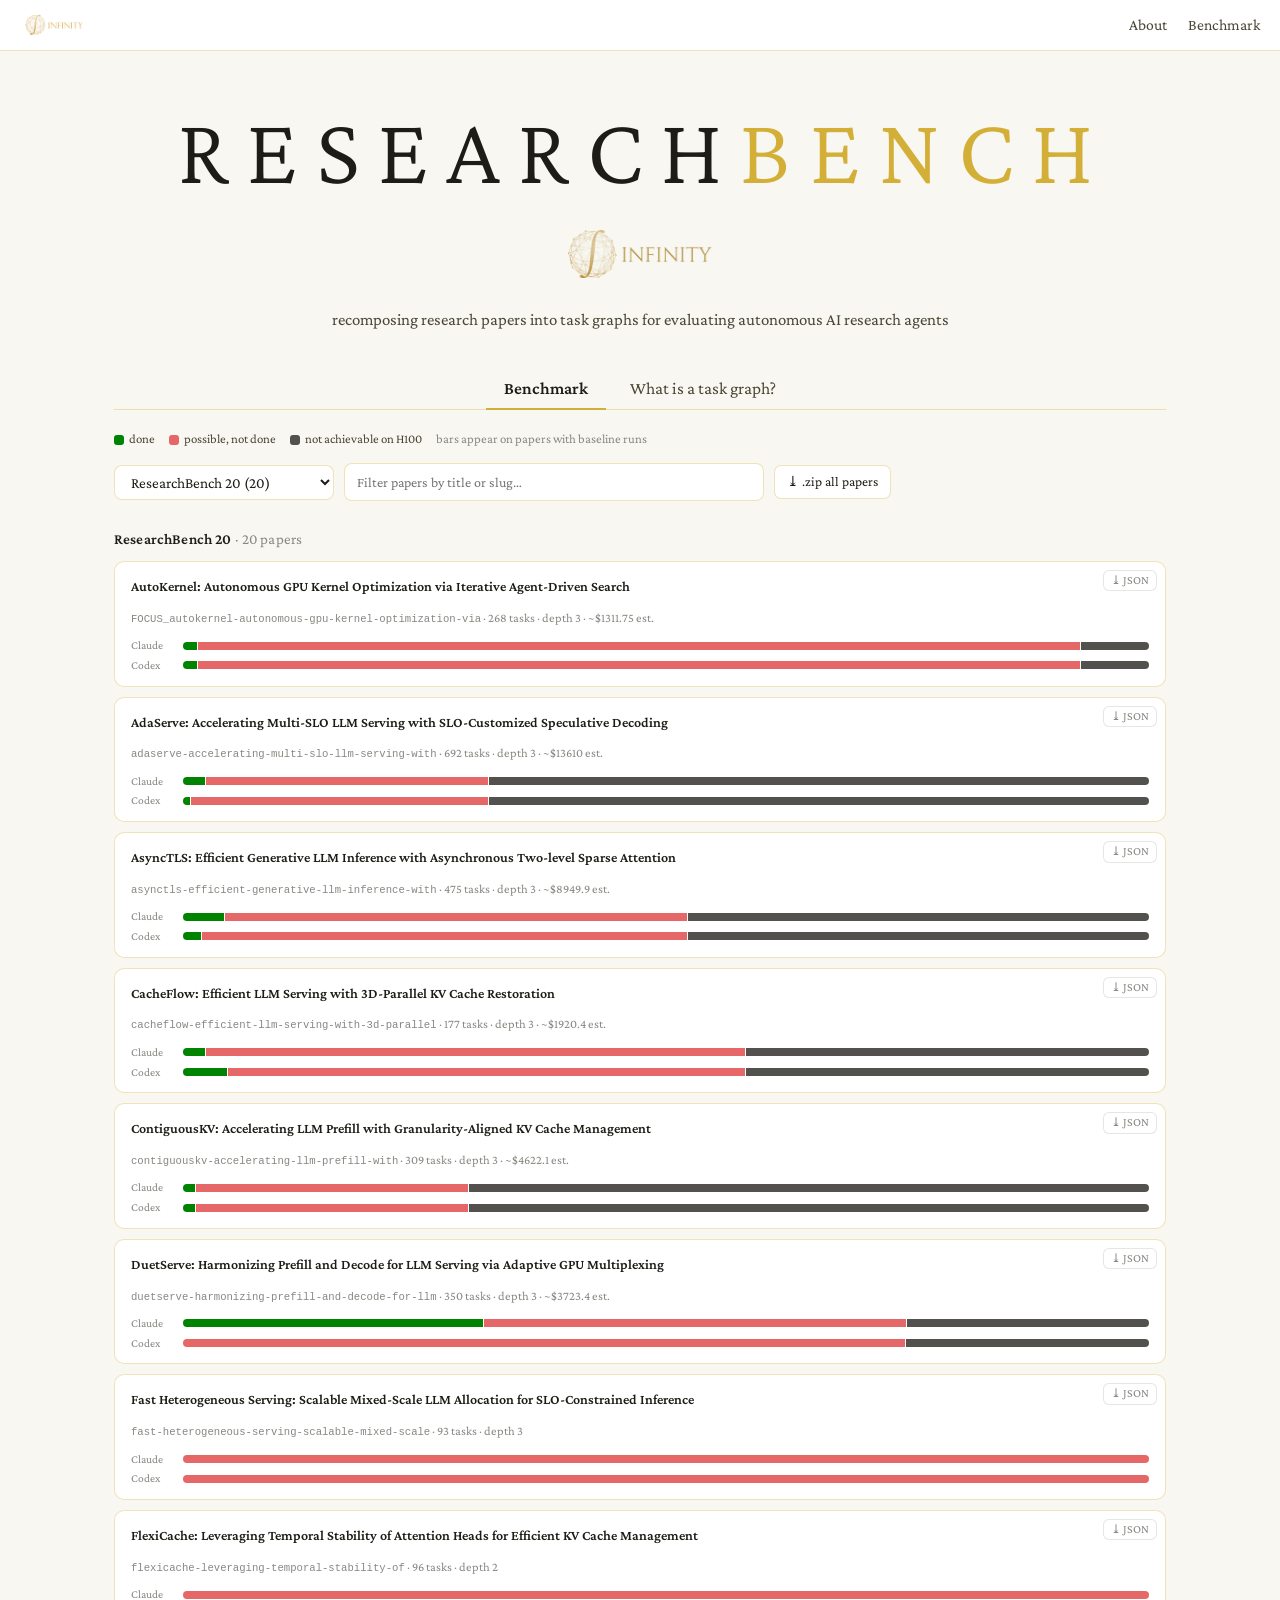
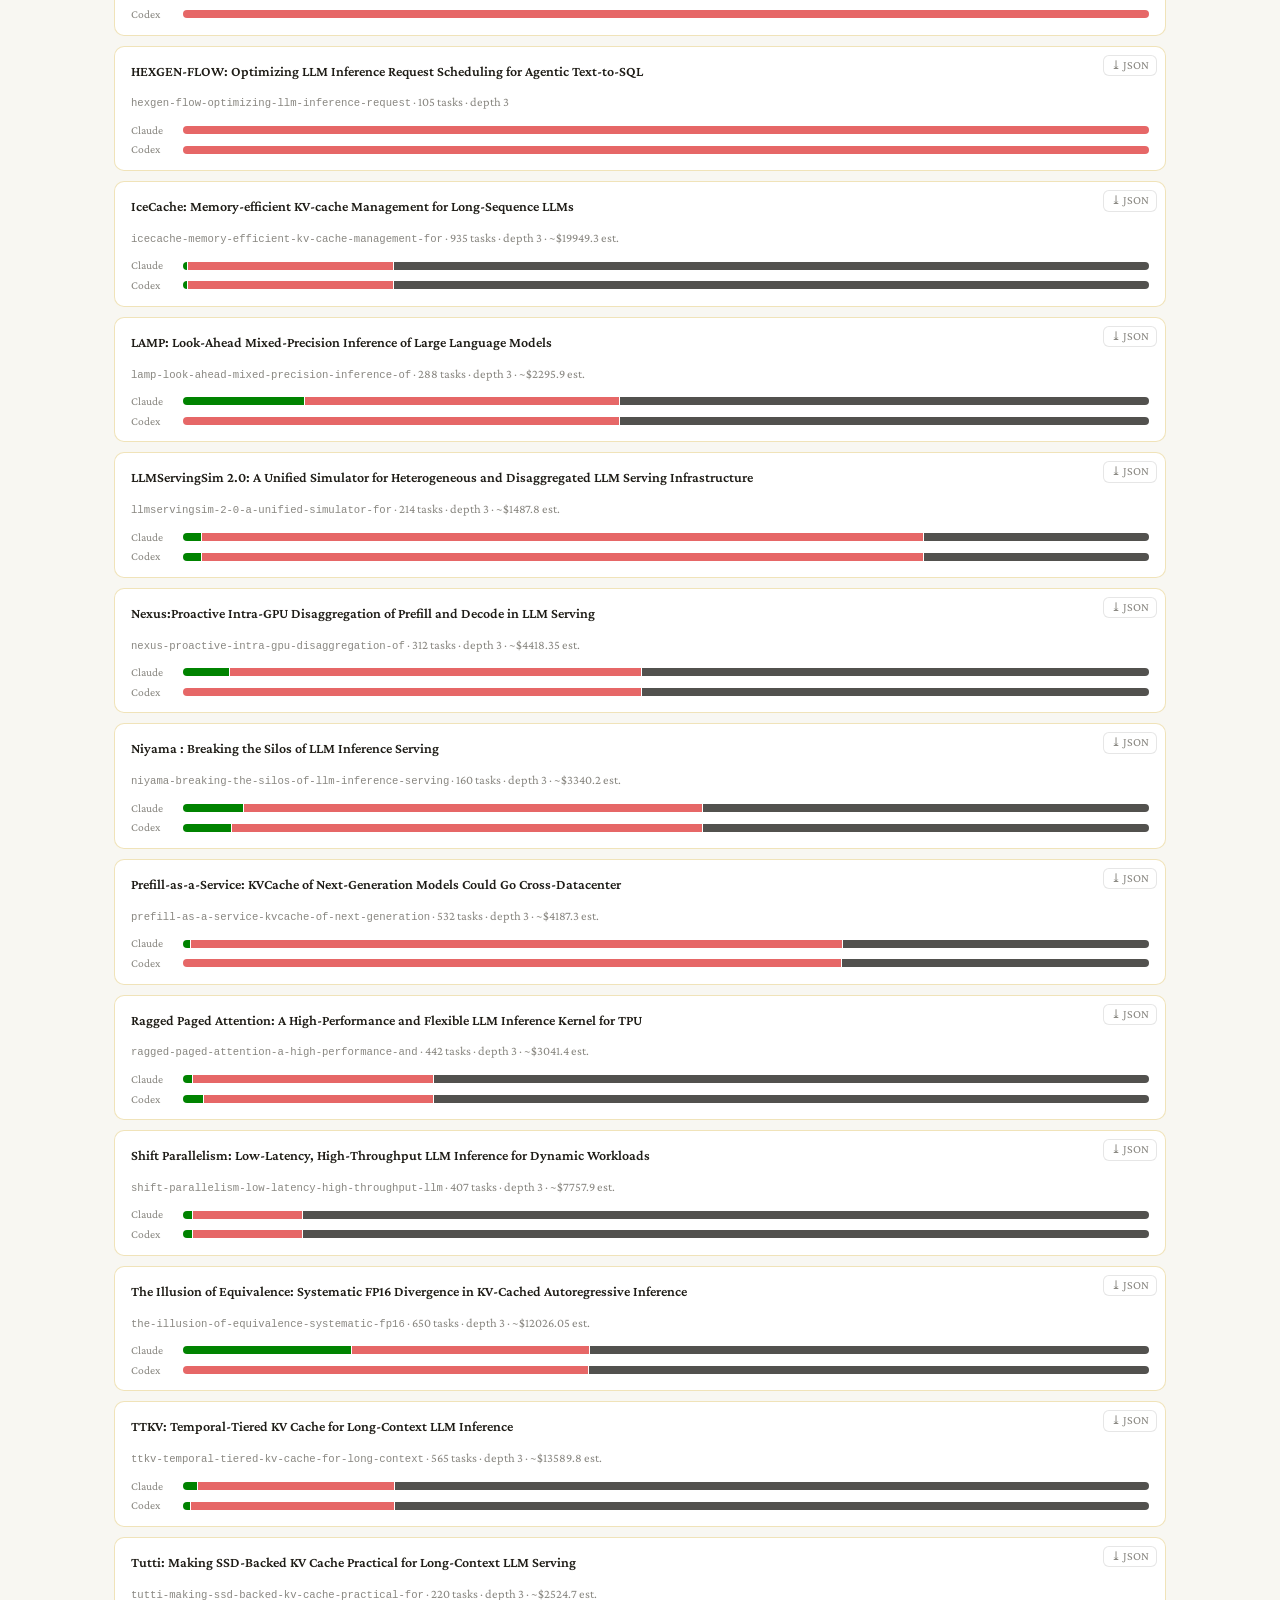
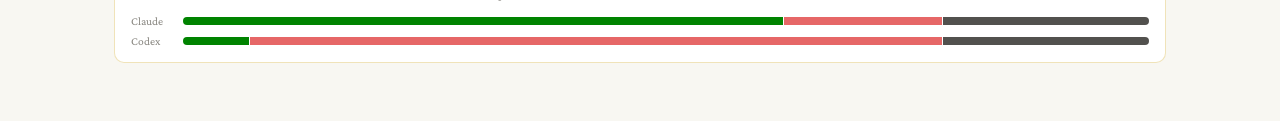
<file: index.html>
<!doctype html>
<html lang="en">
<head>
  <meta charset="utf-8" />
  <meta name="viewport" content="width=device-width, initial-scale=1" />
  <title>ResearchBench — Task-Graph Explorer</title>
  <link rel="icon" type="image/png" href="assets/favicon.png" />
  <link rel="apple-touch-icon" href="assets/apple-touch-icon.png" />
  <link rel="preconnect" href="https://fonts.googleapis.com" />
  <link href="https://fonts.googleapis.com/css2?family=Crimson+Pro:wght@300;400;600&display=swap" rel="stylesheet" />
  <link rel="stylesheet" href="assets/style.css?v=17" />
</head>
<body class="brand">
  <header class="masthead">
    <div class="masthead-inner">
      <a class="brandmark" href="https://infinity.inc/" title="Infinity"><img src="assets/infinity_logo.png" alt="Infinity" height="30" /></a>
      <nav class="navlinks">
        <a href="#about" data-tab="about">About</a>
        <a href="#benchmark" data-tab="benchmark">Benchmark</a>
      </nav>
    </div>
  </header>
  <div class="container">
    <section class="intro compact" aria-label="Infinity ResearchBench">
      <div class="intro-word" aria-hidden="true"><span>R</span><span>E</span><span>S</span><span>E</span><span>A</span><span>R</span><span>C</span><span>H</span><span>B</span><span>E</span><span>N</span><span>C</span><span>H</span></div>
      <p class="intro-sub byline"><img src="assets/infinity_logo_wide.png" alt="by Infinity" height="48" /></p>
      <p class="intro-sub">recomposing research papers into task graphs for evaluating autonomous AI research agents</p>
    </section>

    <nav class="tabs" role="tablist" aria-label="Site sections">
      <button class="tab active" data-tab="benchmark" role="tab" aria-selected="true">Benchmark</button>
      <button class="tab" data-tab="about" role="tab" aria-selected="false">What is a task graph?</button>
    </nav>

    <div id="tab-benchmark" class="tabpane active" role="tabpanel">
    <div class="legend completion-legend" aria-label="Task completion legend">
      <span class="chip"><i style="background:#008300"></i> done</span>
      <span class="chip"><i style="background:#e66767"></i> possible, not done</span>
      <span class="chip"><i style="background:#52514e"></i> not achievable on H100</span>
      <span class="chip note">bars appear on papers with baseline runs</span>
    </div>
    <div class="searchbar">
      <select id="view" aria-label="Benchmark view"></select>
      <input id="search" type="search" placeholder="Filter papers by title or slug…" aria-label="Filter papers" />
      <a id="zip-all" class="zip-all" href="data/bundles/researchbench-20.zip" download>⤓ .zip all papers</a>
    </div>

    <div id="collections" class="explorer"><p class="empty">Loading…</p></div>
    </div>

    <div id="tab-about" class="tabpane" role="tabpanel">
    <header class="site hero compact reveal">
      <div class="stat-tiles" id="stat-tiles"></div>
    </header>
    <section class="panel about reveal" id="about">
      <h2>The goal: autonomous research</h2>
      <div class="about-cols">
        <div class="about-text">
          <p>The goal of automated AI research is an agent that can take a hypothesis,
          implement it, run the experiments, and report faithful results. Progress toward
          that goal is hard to evaluate for a fundamental reason: <strong>novel research has no
          ground truth</strong>. Paper replication offers an escape — the sub-tasks of
          replicating a published paper are, to a first approximation, the same sub-tasks
          novel research requires (environment bring-up, data preparation, method
          implementation, benchmarking, analysis), yet the paper's reported numbers give
          every one of them a checkable target. An agent that closes a paper's task graph
          has demonstrated the skills of research, verifiably. ResearchBench exists to
          make that measurement rigorous, scalable, and public.</p>

          <h3>What is a task graph?</h3>
          <p>A <strong>task graph</strong> is a research paper, recomposed: a weighted tree of
          small, checkable tasks — <em>the environment is set up; the method's component
          exists; it computes the right thing on a deterministic input; the experiment
          independently reproduces the paper's number within tolerance</em> — with
          dependency edges recording which task groups must be completed before others can
          begin. Every measured task carries an executable verification contract, so credit
          comes from running tests, never from trusting an agent's claims. The graphs here
          are <strong>generated automatically by terminal agents</strong> at whatever size the paper
          demands, then audited by deterministic gates (no duplicate padding, claim
          coverage, category balance).</p>

          <h3>Why decompose papers?</h3>
          <p>Replicating a paper used to be scored as one bit: did it replicate or not?
          That single bit collapses months of layered work and hides everything we want to
          measure. Decomposition turns replication into a <strong>score</strong> — how many of the
          paper's sub-tasks did the agent actually complete? Expert-authored
          decompositions (PaperBench, 2024) proved the idea; automatic generation removes
          the expert-labor bottleneck that capped it at a handful of papers.</p>

          <h3>From replication to recomposition</h3>
          <p>Because papers decompose into the same reusable parts novel research
          composes, a library of verified task graphs is more than a benchmark: it is a
          <strong>parts inventory for recomposing new research</strong> — a new idea expressed as a
          novel composition of sub-tasks from existing graphs, graded by the same
          executable contracts and anti-fabrication auditing that grade replication.
          That is the bridge from measuring research agents to running them.</p>
        </div>
        <figure class="about-figure" aria-label="Miniature task graph: environment and dataset groups unlock the method group, which unlocks experiments">
          <svg viewBox="0 0 300 210" width="300" height="210" role="img">
            <defs><marker id="arr" viewBox="0 0 8 8" refX="7" refY="4" markerWidth="6" markerHeight="6" orient="auto"><path d="M0 0L8 4L0 8z" fill="#999"/></marker></defs>
            <g font-family="system-ui, sans-serif" font-size="10">
              <rect x="10" y="10" width="120" height="26" rx="6" fill="var(--cat-4, #6cc5b0)"/><text x="70" y="27" text-anchor="middle" fill="#fff">Environment setup</text>
              <rect x="10" y="46" width="120" height="26" rx="6" fill="var(--cat-5, #3ca951)"/><text x="70" y="63" text-anchor="middle" fill="#fff">Dataset acquisition</text>
              <rect x="90" y="92" width="120" height="26" rx="6" fill="var(--cat-1, #4269d0)"/><text x="150" y="109" text-anchor="middle" fill="#fff">Method implementation</text>
              <rect x="170" y="138" width="120" height="26" rx="6" fill="var(--cat-2, #efb118)"/><text x="230" y="155" text-anchor="middle" fill="#333">Experiments / tables</text>
              <line x1="70" y1="36" x2="130" y2="92" stroke="#999" stroke-width="2" marker-end="url(#arr)"/>
              <line x1="70" y1="72" x2="122" y2="94" stroke="#999" stroke-width="2" marker-end="url(#arr)"/>
              <line x1="150" y1="118" x2="216" y2="138" stroke="#999" stroke-width="2" marker-end="url(#arr)"/>
              <g font-size="9" fill="var(--muted, #666)">
                <text x="150" y="185">code exists → code behaves → result matches</text>
                <text x="150" y="199">each leaf: an executable check</text>
              </g>
            </g>
          </svg>
          <figcaption>Dependency edges order the task groups; leaves are individually checkable.</figcaption>
        </figure>
      </div>
    </section>
    </div>
  </div>

  <script src="assets/common.js?v=17"></script>
  <script src="assets/home.js?v=17"></script>
</body>
</html>
</file>
<file: assets/style.css>
/* Rubric explorer — shared styles.
   Color roles follow the validated reference palette; category slot order is
   the CVD-safe ordering, do not reshuffle. */

:root {
  --page: #f9f9f7;
  --surface: #fcfcfb;
  --ink: #0b0b0b;
  --ink-2: #52514e;
  --muted: #898781;
  --hairline: #e1e0d9;
  --baseline: #c3c2b7;
  --border: rgba(11, 11, 11, 0.10);
  --shadow: 0 1px 3px rgba(11, 11, 11, 0.08), 0 4px 16px rgba(11, 11, 11, 0.06);

  /* categorical slots, fixed order (validated light set) */
  --cat-1: #2a78d6; /* Environment & Infrastructure Setup */
  --cat-2: #1baf7a; /* Dataset and Model Acquisition */
  --cat-3: #eda100; /* Data Processing & Preparation */
  --cat-4: #008300; /* Method Implementation */
  --cat-5: #4a3aa7; /* Experimental Setup */
  --cat-6: #e34948; /* Evaluation, Metrics & Benchmarking */
  --cat-7: #e87ba4; /* Logging, Analysis & Presentation */
  --cat-0: #898781; /* uncategorized / group nodes */
}

@media (prefers-color-scheme: dark) {
  :root {
    --page: #0d0d0d;
    --surface: #1a1a19;
    --ink: #ffffff;
    --ink-2: #c3c2b7;
    --muted: #898781;
    --hairline: #2c2c2a;
    --baseline: #383835;
    --border: rgba(255, 255, 255, 0.10);
    --shadow: 0 1px 3px rgba(0, 0, 0, 0.4), 0 4px 16px rgba(0, 0, 0, 0.3);

    --cat-1: #3987e5;
    --cat-2: #199e70;
    --cat-3: #c98500;
    --cat-4: #008300;
    --cat-5: #9085e9;
    --cat-6: #e66767;
    --cat-7: #d55181;
    --cat-0: #898781;
  }
}

* { box-sizing: border-box; }

body {
  margin: 0;
  background: var(--page);
  color: var(--ink);
  font-family: system-ui, -apple-system, "Segoe UI", sans-serif;
  font-size: 14px;
  line-height: 1.45;
}

a { color: inherit; }

.container { max-width: 1100px; margin: 0 auto; padding: 0 24px 64px; }

header.site {
  padding: 28px 0 8px;
}
header.site h1 { font-size: 22px; margin: 0 0 4px; font-weight: 650; }
header.site p.sub { margin: 0; color: var(--ink-2); }

.legend {
  display: flex;
  flex-wrap: wrap;
  gap: 6px 16px;
  margin: 18px 0 8px;
  color: var(--ink-2);
  font-size: 12.5px;
}
.legend .item { display: inline-flex; align-items: center; gap: 6px; }
.legend .swatch {
  width: 10px; height: 10px; border-radius: 3px; flex: none;
}

.searchbar { margin: 14px 0 6px; display: flex; gap: 8px; flex-wrap: wrap; }
.searchbar input,
.searchbar select {
  padding: 8px 12px;
  border: 1px solid var(--baseline);
  border-radius: 8px;
  background: var(--surface);
  color: var(--ink);
  font: inherit;
}
.searchbar input { flex: 1 1 260px; max-width: 420px; }
.searchbar select { flex: none; cursor: pointer; }
.searchbar input:focus,
.searchbar select:focus { outline: 2px solid var(--cat-1); outline-offset: 1px; }

section.collection { margin-top: 28px; }
section.collection h2 {
  font-size: 15px;
  font-weight: 650;
  margin: 0 0 2px;
}
section.collection .count { color: var(--muted); font-weight: 400; }

.paper-list { display: flex; flex-direction: column; gap: 10px; margin-top: 10px; }

.paper-card {
  display: block;
  text-decoration: none;
  background: var(--surface);
  border: 1px solid var(--border);
  border-radius: 10px;
  padding: 14px 16px 12px;
}
.paper-card:hover { border-color: var(--baseline); box-shadow: var(--shadow); }
.paper-card .title { font-weight: 600; margin: 0 0 2px; }
.paper-card .meta { color: var(--muted); font-size: 12.5px; margin-bottom: 10px; }
.paper-card .meta .slug { word-break: break-all; }

.dist {
  display: flex;
  height: 8px;
  border-radius: 4px;
  overflow: hidden;
  gap: 2px; /* 2px surface gap between fills */
  background: transparent;
}
.dist span { display: block; height: 100%; border-radius: 2px; }

.empty { color: var(--muted); margin-top: 24px; }

/* ---------- tree page ---------- */

.tree-page { display: flex; flex-direction: column; height: 100vh; }

.tree-header {
  padding: 14px 20px 10px;
  border-bottom: 1px solid var(--hairline);
  background: var(--page);
}
.tree-header .back { color: var(--ink-2); text-decoration: none; font-size: 12.5px; }
.tree-header .back:hover { color: var(--ink); }
.tree-header h1 { font-size: 16px; margin: 4px 0 2px; font-weight: 650; }
.tree-header .meta { color: var(--muted); font-size: 12.5px; }

.toolbar {
  display: flex;
  align-items: center;
  flex-wrap: wrap;
  gap: 8px 14px;
  padding: 8px 20px;
  border-bottom: 1px solid var(--hairline);
  background: var(--page);
}
.toolbar button {
  font: inherit;
  font-size: 12.5px;
  color: var(--ink);
  background: var(--surface);
  border: 1px solid var(--baseline);
  border-radius: 7px;
  padding: 4px 10px;
  cursor: pointer;
}
.toolbar button:hover { border-color: var(--muted); }
.toolbar .legend { margin: 0; margin-left: auto; }

#viz { flex: 1; overflow: hidden; background: var(--page); }
#viz svg { display: block; width: 100%; height: 100%; cursor: grab; }
#viz svg:active { cursor: grabbing; }

.link { fill: none; stroke: var(--hairline); stroke-width: 1.2px; }

.node .chip {
  fill: var(--surface);
  stroke: var(--border);
  stroke-width: 1px;
  rx: 7px;
}
.node:hover .chip { stroke: var(--baseline); }
.node .accent { rx: 2px; }
.node text {
  fill: var(--ink);
  font-size: 11.5px;
  pointer-events: none;
}
.node text.count { fill: var(--muted); font-size: 10.5px; }
.node .toggle circle { fill: var(--surface); stroke: var(--baseline); stroke-width: 1px; }
.node .toggle:hover circle { stroke: var(--ink-2); }
.node .toggle text {
  fill: var(--ink-2);
  font-size: 12px;
  font-weight: 600;
  text-anchor: middle;
  pointer-events: none;
}

/* hover tooltip */
#tooltip {
  position: fixed;
  z-index: 30;
  max-width: 380px;
  background: var(--surface);
  color: var(--ink);
  border: 1px solid var(--border);
  border-radius: 8px;
  box-shadow: var(--shadow);
  padding: 8px 11px;
  font-size: 12.5px;
  pointer-events: none;
  display: none;
}
#tooltip .cat { color: var(--ink-2); font-size: 11.5px; margin-top: 4px; }

/* detail popup */
#overlay {
  position: fixed;
  inset: 0;
  z-index: 40;
  background: rgba(11, 11, 11, 0.35);
  display: none;
  align-items: flex-start;
  justify-content: center;
  padding: 8vh 16px 16px;
}
#overlay.open { display: flex; }

#detail {
  background: var(--surface);
  border: 1px solid var(--border);
  border-radius: 12px;
  box-shadow: var(--shadow);
  max-width: 720px;
  width: 100%;
  max-height: 80vh;
  overflow-y: auto;
  padding: 20px 24px 24px;
}
#detail .crumbs { color: var(--muted); font-size: 12px; margin-bottom: 10px; }
#detail .crumbs .sep { margin: 0 5px; }
#detail h2 { font-size: 15px; margin: 0 0 12px; font-weight: 600; line-height: 1.5; }
#detail .badges { display: flex; flex-wrap: wrap; gap: 6px; margin-bottom: 14px; }
#detail .badge {
  display: inline-flex;
  align-items: center;
  gap: 6px;
  border: 1px solid var(--hairline);
  border-radius: 999px;
  padding: 2px 10px;
  font-size: 12px;
  color: var(--ink-2);
}
#detail .badge .swatch { width: 9px; height: 9px; border-radius: 3px; }
#detail dl { margin: 0; }
#detail dt {
  font-size: 11.5px;
  text-transform: uppercase;
  letter-spacing: 0.04em;
  color: var(--muted);
  margin: 14px 0 3px;
}
#detail dd { margin: 0; color: var(--ink); white-space: pre-wrap; }
#detail dd.mono { font-size: 12.5px; color: var(--ink-2); }
#detail .close {
  float: right;
  font: inherit;
  font-size: 13px;
  border: 1px solid var(--baseline);
  background: var(--surface);
  color: var(--ink-2);
  border-radius: 7px;
  padding: 2px 9px;
  cursor: pointer;
}
#detail .close:hover { color: var(--ink); }

/* Pending split members: visible but not clickable. */
.paper-card.pending { opacity: 0.55; cursor: default; pointer-events: none; border-style: dashed; }

/* --- Official-site hero, downloads, and baselines ------------------------- */
.hero .tagline { font-size: 1.05rem; color: var(--ink, #333); margin: 0.2rem 0 0.4rem; font-weight: 600; }
.stat-tiles { display: flex; gap: 12px; flex-wrap: wrap; margin-top: 14px; }
.tile { background: var(--card-bg, #fff); border: 1px solid var(--border, #ddd); border-radius: 10px; padding: 10px 16px; display: flex; flex-direction: column; min-width: 120px; }
.tile .n { font-size: 1.5rem; font-weight: 700; font-variant-numeric: tabular-nums; }
.tile .l { font-size: 0.78rem; color: var(--muted, #666); }
.tile.wide { min-width: 230px; gap: 3px; }
.tile .pair { display: flex; justify-content: space-between; gap: 10px; align-items: baseline; }
.tile .pair .n { font-size: 1.02rem; }
.tile .who { font-size: 0.8rem; font-weight: 600; padding-left: 10px; position: relative; }
.tile .who::before { content: ""; position: absolute; left: 0; top: 50%; transform: translateY(-50%); width: 6px; height: 6px; border-radius: 2px; }
.tile .who.claude::before { background: var(--cat-1, #4269d0); }
.tile .who.codex::before { background: var(--cat-2, #efb118); }
.tile .l.sub { margin-top: 2px; }
.panel { margin: 18px 0; padding: 14px 16px; background: var(--panel-bg, #fafafa); border: 1px solid var(--border, #ddd); border-radius: 12px; }
.panel h2 { margin: 0 0 4px; font-size: 1.05rem; }
.bundle-row { display: flex; gap: 10px; flex-wrap: wrap; margin-top: 10px; }
.bundle { display: flex; flex-direction: column; padding: 9px 14px; border: 1px solid var(--border, #ccc); border-radius: 9px; text-decoration: none; color: inherit; background: var(--card-bg, #fff); }
.bundle:hover { border-color: var(--cat-1, #4269d0); }
.bundle .name { font-weight: 700; }
.bundle .meta { font-size: 0.78rem; color: var(--muted, #666); }
.baseline-tiles { display: flex; gap: 12px; flex-wrap: wrap; margin: 10px 0; }
.baseline-table-wrap summary { cursor: pointer; font-size: 0.9rem; color: var(--muted, #555); }
table.baseline { border-collapse: collapse; width: 100%; margin-top: 8px; font-size: 0.82rem; }
table.baseline th, table.baseline td { text-align: left; padding: 4px 8px; border-bottom: 1px solid var(--border, #eee); white-space: nowrap; font-variant-numeric: tabular-nums; }
table.baseline td .frac { color: var(--muted, #888); font-size: 0.75rem; }
table.baseline td .pctbar { display: inline-block; vertical-align: middle; height: 6px; width: 64px; margin-right: 6px; border-radius: 3px; background: linear-gradient(to right, var(--cat-1, #4269d0) var(--w), var(--track, #e8e8e8) var(--w)); }
.paper-card { position: relative; }
.paper-card .stretch { position: absolute; inset: 0; z-index: 1; }
.paper-card .dl { position: relative; z-index: 2; font-size: 0.75rem; text-decoration: none; border: 1px solid var(--border, #ccc); border-radius: 6px; padding: 1px 7px; color: var(--muted, #555); align-self: flex-start; }
.paper-card .dl:hover { border-color: var(--cat-1, #4269d0); color: var(--cat-1, #4269d0); }
.toolbar .dl-link { font-size: 0.85rem; margin-left: 8px; align-self: center; text-decoration: none; border: 1px solid var(--border, #ccc); border-radius: 7px; padding: 3px 10px; color: inherit; }
.about-cols { display: flex; gap: 22px; align-items: flex-start; flex-wrap: wrap; }
.about-text { flex: 1 1 380px; }
.about-text h3 { margin: 14px 0 4px; font-size: 0.95rem; }
.about-text p { margin: 4px 0 8px; line-height: 1.5; font-size: 0.92rem; }
.about-figure { flex: 0 0 300px; margin: 4px 0; }
.about-figure svg { max-width: 100%; height: auto; }
.about-figure figcaption { font-size: 0.78rem; color: var(--muted, #666); margin-top: 4px; }

/* --- Infinity brand theme (matches omega.infinity.inc) --------------------- */
body.brand {
  --brand-bg: #F8F7F2;
  --brand-accent: #D4AF37;
  --brand-accent-soft: rgba(212, 175, 55, 0.08);
  --brand-accent-line: rgba(212, 175, 55, 0.35);
  background: var(--brand-bg);
  font-family: 'Crimson Pro', Georgia, serif;
  font-weight: 400;
  color: #1e1c16;
}
body.brand h1, body.brand h2, body.brand h3 { font-family: 'Crimson Pro', Georgia, serif; font-weight: 600; letter-spacing: 0.01em; }
body.brand .hero h1 { font-size: 2.4rem; margin: 0.35em 0 0.1em; }
body.brand .hero .tagline { color: #4a4635; }
body.brand .topnav { display: flex; align-items: center; justify-content: space-between; padding: 14px 0 6px; border-bottom: 1px dashed var(--brand-accent-line); }
body.brand .brandmark img { height: 34px; width: auto; display: block; }
body.brand .navlinks a { margin-left: 18px; text-decoration: none; color: #4a4635; font-size: 0.98rem; }
body.brand .navlinks a:hover { color: var(--brand-accent); }
body.brand .panel { background: var(--brand-accent-soft); border: 1px dashed var(--brand-accent-line); border-radius: 12px; }
body.brand .tile { background: #fff; border-color: var(--brand-accent-line); }
body.brand .tile .n { color: #1e1c16; }
body.brand .bundle { background: #fff; border-color: var(--brand-accent-line); }
body.brand .bundle:hover { border-color: var(--brand-accent); border-style: solid; }
body.brand .bundle .name { color: #1e1c16; }
body.brand .paper-card { background: #fff; border: 1px solid var(--brand-accent-line); }
body.brand .paper-card:hover { border-color: var(--brand-accent); }
body.brand .paper-card .dl:hover { border-color: var(--brand-accent); color: var(--brand-accent); }
body.brand .searchbar select, body.brand .searchbar input { border: 1px solid var(--brand-accent-line); background: #fff; border-radius: 8px; font-family: inherit; }
body.brand a { color: #7a6420; }
body.brand .slug, body.brand code { font-family: ui-monospace, SFMono-Regular, Menlo, monospace; font-size: 0.85em; }

/* Compact masthead */
body.brand .masthead { display: flex; align-items: center; gap: 12px; padding: 10px 0; border-bottom: 1px dashed var(--brand-accent-line); }
body.brand .masthead .brandmark img { height: 30px; width: auto; display: block; }
body.brand .masthead .wordmark { font-family: 'Crimson Pro', Georgia, serif; font-weight: 600; font-size: 1.25rem; }
body.brand .masthead .navlinks { margin-left: auto; }
body.brand .hero.compact { padding: 10px 0 4px; }
body.brand .hero.compact .tagline { font-size: 1rem; margin: 0 0 8px; }
body.brand .hero.compact .stat-tiles { margin-top: 6px; }
body.brand .hero.compact .tile { padding: 6px 12px; min-width: 104px; }
body.brand .hero.compact .tile .n { font-size: 1.15rem; }
body.brand .panel { padding: 12px 14px; margin: 12px 0; }
body.brand .about-text p { font-size: 0.9rem; line-height: 1.45; }

/* --- Landing intro: staggered INFINITY reveal ----------------------------- */
body.brand .intro { min-height: calc(100vh - 120px); display: flex; flex-direction: column; align-items: center; justify-content: center; text-align: center; }
body.brand .intro-word { display: flex; gap: 0.08em; font-family: 'Crimson Pro', Georgia, serif; font-weight: 300; font-size: clamp(3rem, 11vw, 7.5rem); letter-spacing: 0.14em; color: #1e1c16; }
body.brand .intro-word span { opacity: 0; transform: translateY(0.25em); animation: ltr-in 0.9s cubic-bezier(0.2, 0.7, 0.2, 1) forwards; }
body.brand .intro-word span:nth-child(1) { animation-delay: 0.15s; }
body.brand .intro-word span:nth-child(2) { animation-delay: 0.32s; }
body.brand .intro-word span:nth-child(3) { animation-delay: 0.49s; }
body.brand .intro-word span:nth-child(4) { animation-delay: 0.66s; }
body.brand .intro-word span:nth-child(5) { animation-delay: 0.83s; }
body.brand .intro-word span:nth-child(6) { animation-delay: 1.00s; }
body.brand .intro-word span:nth-child(7) { animation-delay: 1.17s; }
body.brand .intro-word span:nth-child(8) { animation-delay: 1.34s; color: var(--brand-accent); }
@keyframes ltr-in { to { opacity: 1; transform: none; } }
body.brand .intro-sub { opacity: 0; animation: ltr-in 1s 2.0s forwards; color: #4a4635; font-size: 1.05rem; line-height: 1.5; margin-top: 1rem; }
body.brand .scroll-cue { opacity: 0; animation: ltr-in 1s 2.6s forwards, bob 1.8s 3.6s ease-in-out infinite; text-decoration: none; font-size: 1.6rem; color: var(--brand-accent); margin-top: 2.2rem; }
@keyframes bob { 50% { transform: translateY(6px); } }

/* Scroll-reveal for content blocks */
body.brand .reveal { opacity: 0; transform: translateY(18px); transition: opacity 0.7s ease, transform 0.7s ease; }
body.brand .reveal.revealed { opacity: 1; transform: none; }

@media (prefers-reduced-motion: reduce) {
  body.brand .intro-word span, body.brand .intro-sub, body.brand .scroll-cue { animation: none; opacity: 1; transform: none; }
  body.brand .reveal { opacity: 1; transform: none; transition: none; }
}

/* JSON download pinned top-right of each card */
body.brand .paper-card { padding-top: 14px; }
body.brand .paper-card .title { padding-right: 64px; }
body.brand .paper-card .dl { position: absolute; top: 8px; right: 8px; background: #fff; }
.baseline-toggle { display: inline-flex; align-items: center; gap: 6px; font-size: 0.9rem; color: #4a4635; margin-left: 10px; white-space: nowrap; }
.bl-cols { display: inline-flex; gap: 8px; margin-left: 10px; font-variant-numeric: tabular-nums; }
.bl { font-size: 0.78rem; font-weight: 600; padding-left: 12px; position: relative; }
.bl::before { content: ""; position: absolute; left: 0; top: 50%; transform: translateY(-50%); width: 7px; height: 7px; border-radius: 2px; }
.bl.claude::before { background: var(--cat-1, #4269d0); }
.bl.codex::before { background: var(--cat-2, #efb118); }
.bl-row { display: flex; gap: 14px; align-items: baseline; margin: 4px 0 6px; font-size: 0.8rem; font-variant-numeric: tabular-nums; position: relative; z-index: 2; }
.bl-row b { font-weight: 600; }
.bl-key { color: var(--muted, #888); font-size: 0.7rem; }
.cbars { margin-top: 6px; display: flex; flex-direction: column; gap: 3px; }
.cbar-row { display: flex; align-items: center; gap: 8px; }
.cbar-label { font-size: 0.72rem; color: var(--muted, #666); width: 44px; flex: none; }
.cbar { display: flex; height: 8px; border-radius: 4px; overflow: hidden; flex: 1; gap: 1px; background: transparent; }
.completion-legend { display: flex; gap: 14px; flex-wrap: wrap; margin: 8px 0 2px; font-size: 0.8rem; color: #4a4635; }
.completion-legend .chip { display: inline-flex; align-items: center; gap: 5px; }
.completion-legend .chip i { width: 10px; height: 10px; border-radius: 3px; display: inline-block; }
.completion-legend .note { color: var(--muted, #888); }

/* v9 overrides: white masthead, visible select, RESEARCHBENCH intro */
body.brand .masthead { background: #fff; margin: 0 -16px; padding: 10px 16px; border-bottom: 1px solid var(--brand-accent-line); }
body.brand .searchbar select { color: #1e1c16; padding: 7px 12px; font-size: 0.95rem; min-width: 220px; appearance: auto; background: #fff; }
body.brand .searchbar select option { color: #1e1c16; }
body.brand .intro-word { font-size: clamp(2.2rem, 8.5vw, 6rem); letter-spacing: 0.1em; }
body.brand .intro-word span { color: #1e1c16; }
body.brand .intro-word span:nth-child(1) { animation-delay: 0.10s; }
body.brand .intro-word span:nth-child(2) { animation-delay: 0.20s; }
body.brand .intro-word span:nth-child(3) { animation-delay: 0.30s; }
body.brand .intro-word span:nth-child(4) { animation-delay: 0.40s; }
body.brand .intro-word span:nth-child(5) { animation-delay: 0.50s; }
body.brand .intro-word span:nth-child(6) { animation-delay: 0.60s; }
body.brand .intro-word span:nth-child(7) { animation-delay: 0.70s; }
body.brand .intro-word span:nth-child(8) { animation-delay: 0.80s; }
body.brand .intro-word span:nth-child(9) { animation-delay: 0.90s; }
body.brand .intro-word span:nth-child(10) { animation-delay: 1.00s; }
body.brand .intro-word span:nth-child(11) { animation-delay: 1.10s; }
body.brand .intro-word span:nth-child(12) { animation-delay: 1.20s; }
body.brand .intro-word span:nth-child(13) { animation-delay: 1.30s; }
body.brand .intro-word span:nth-child(n+9) { color: var(--brand-accent); }
body.brand .intro-sub.byline { font-size: 1.25rem; color: var(--brand-accent); font-weight: 600; animation-delay: 1.7s; margin-top: 0.6rem; }
body.brand .intro-sub { animation-delay: 2.1s; }
/* v10: only BENCH gold (old INFINITY rule made child 8 gold too); logo byline */
body.brand .intro-word span:nth-child(8) { color: #1e1c16; }
body.brand .intro-sub.byline img { height: 48px; width: auto; display: inline-block; vertical-align: middle; }
.searchbar { display: flex; align-items: center; gap: 10px; }
.searchbar input { flex: 1; }
body.brand .zip-all { white-space: nowrap; font-size: 0.85rem; text-decoration: none; border: 1px solid var(--brand-accent-line); border-radius: 7px; padding: 6px 12px; color: #1e1c16; background: #fff; }
body.brand .zip-all:hover { border-color: var(--brand-accent); color: var(--brand-accent); }
/* v12: full-bleed masthead */
body.brand .masthead { margin: 0; width: 100%; background: #fff; border-bottom: 1px solid var(--brand-accent-line); padding: 0; }
body.brand .masthead-inner { max-width: 1100px; margin: 0 auto; padding: 10px 24px; display: flex; align-items: center; gap: 12px; }
body.brand .masthead-inner .navlinks { margin-left: auto; }
/* v14: masthead content spans the full bar — logo far left, nav far right */
body.brand .masthead { display: block; }
body.brand .masthead-inner { max-width: none; width: 100%; margin: 0; padding: 10px 20px; }
/* v17: tabbed layout — benchmark above the fold, about in its own tab */
body.brand .intro.compact { min-height: unset; padding: 30px 0 4px; }
body.brand .intro.compact .intro-sub { margin-top: 0.6rem; }
body.brand .tabs { display: flex; gap: 6px; justify-content: center; margin: 16px 0 20px; border-bottom: 1px solid var(--brand-accent-line); }
body.brand .tab { appearance: none; background: none; border: none; border-bottom: 2px solid transparent; margin-bottom: -1px; padding: 10px 18px; font-family: 'Crimson Pro', Georgia, serif; font-size: 1.08rem; color: #4a4635; cursor: pointer; }
body.brand .tab:hover { color: var(--brand-accent); }
body.brand .tab.active { color: #1e1c16; border-bottom-color: var(--brand-accent); font-weight: 600; }
.tabpane { display: none; }
.tabpane.active { display: block; }
</file>
